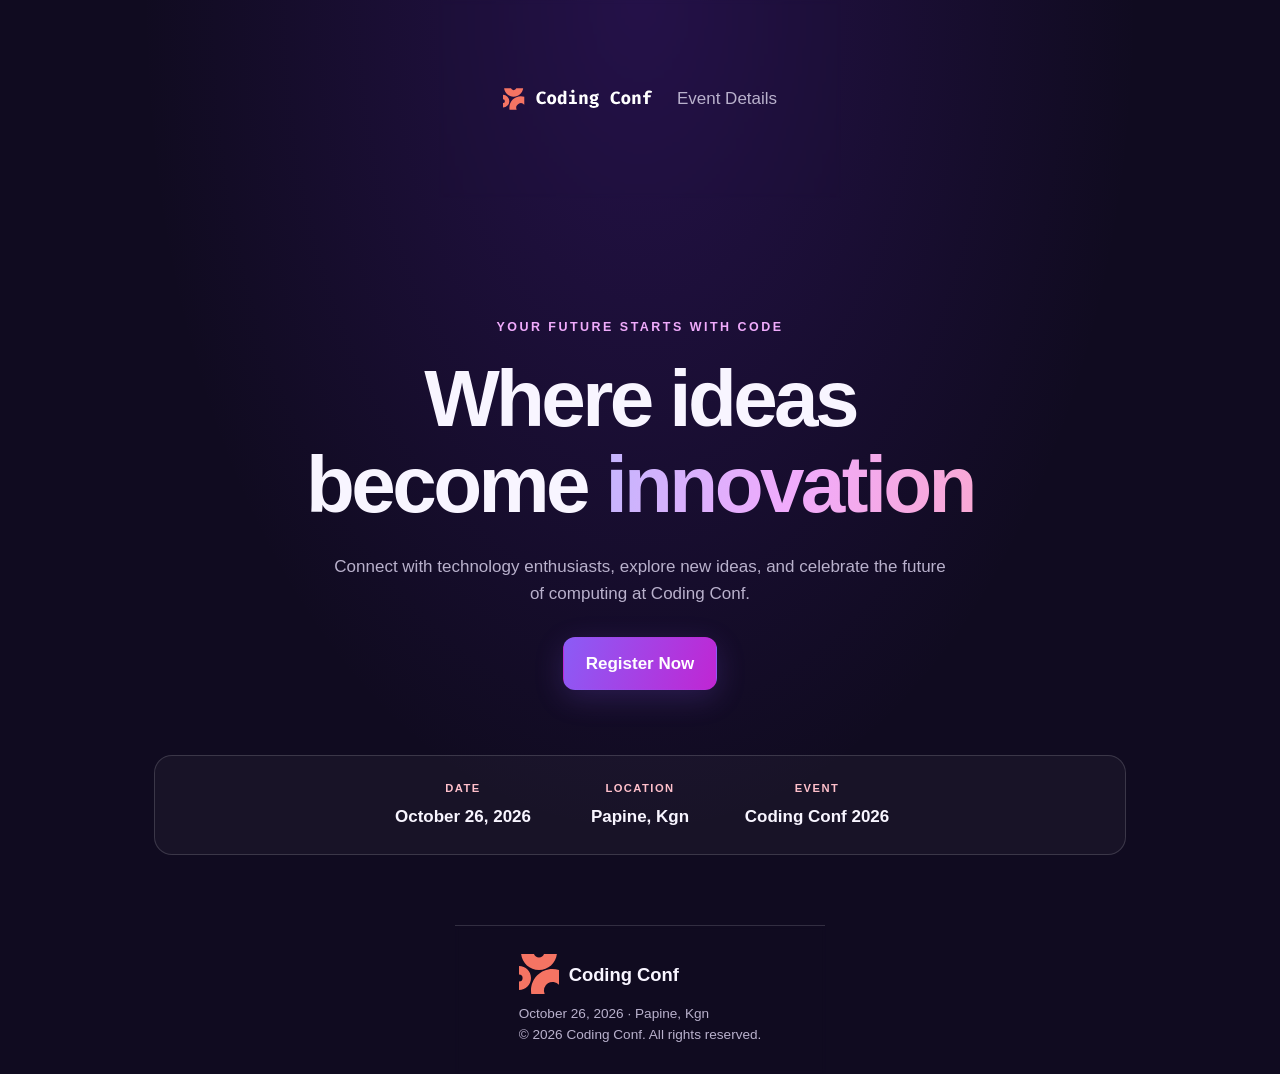
<file: index.html>
<!DOCTYPE html>
<html lang="en">
<head>
    <meta charset="UTF-8">
    <meta name="viewport" content="width=device-width, initial-scale=1.0">
    <meta name="description"
          content="Join Coding Conf, a conference celebrating technology and coding.">

    <!-- Page title and external stylesheet -->
    <title>Coding Conf | Home</title>
    <link rel="stylesheet" href="style.css">
</head>

<body>

<!-- HEADER / NAVIGATION -->
<header class="site-header">

    <!-- Website logo linking back to the home page -->
    <a class="brand" href="index.html" aria-label="Coding Conf home">
        <img class="brand-icon" src="logo-full.svg" alt="Coding Conf Logo">
    </a>

    <!-- Main navigation links -->
    <nav aria-label="Main navigation">
        <a href="#event-details">Event Details</a>
    </nav>

</header>


<!-- MAIN CONTENT  -->
<main>

    <!-- Hero section introducing the Coding Conf event -->
    <section class="hero">

        <!-- Short introductory tagline -->
        <p class="eyebrow">YOUR FUTURE STARTS WITH CODE</p>

        <!-- Main page heading with highlighted gradient text -->
        <h1>
            Where ideas<br>
            become <span class="gradient-text"> innovation </span>
        </h1>

        <!-- Brief description explaining the purpose of the conference -->
        <p class="hero-description">
            Connect with technology enthusiasts, explore new ideas,
            and celebrate the future of computing at Coding Conf.
        </p>

        <!-- Registration button directing visitors to the login page -->
        <a class="button button-primary" href="login.html">
            Register Now
        </a>

        <!-- Event information displayed in three separate detail blocks -->
        <div class="event-summary" id="event-details">

            <!-- Conference date -->
            <div class="hover">
                <span class="detail-label">DATE</span>
                <p>October 26, 2026</p>
            </div>

            <!-- Conference location -->
            <div class="hover">
                <span class="detail-label">LOCATION</span>
                <p>Papine, Kgn</p>
            </div>

            <!-- Conference name -->
            <div class="hover">
                <span class="detail-label">EVENT</span>
                <p>Coding Conf 2026</p>
            </div>

        </div>
    </section>

</main>


<!-- FOOTER  -->
<footer class="site-footer">

    <!-- Footer branding and home page link -->
    <a class="brand" href="index.html">
        <img src="logo-mark.svg" alt="Coding Conf Footer Logo">
        Coding Conf
    </a>

    <!-- Basic event information repeated in the footer -->
    <p>October 26, 2026 · Papine, Kgn</p>

    <!-- Copyright information -->
    <p class="copyright">© 2026 Coding Conf. All rights reserved.</p>

</footer>

</body>
</html>
</file>
<file: style.css>
/* These settings make sizing easier to manage across the page */
* {
    box-sizing: border-box;
}

/* Makes scrolling to different sections look smoother */
html {
    scroll-behavior: smooth;
}

/* Main page style and the dark purple background */
body {
    display: flex;
    flex-direction: column;
    margin: 0;
    min-height: 100vh;
    background: radial-gradient(ellipse at top, rgba(109, 40, 217, 0.22), transparent 55%), #100b20;
    color: #f8f5ff;
    font-family: Arial, Helvetica, sans-serif;
    font-size: clamp(15px, 1.5vw, 17px);
    line-height: 1.6;
}

/* Stops images from going outside their containers */
img {
    display: block;
    max-width: 100%;
}
#pattern-change{
        content: url("pattern-squiggly-line-bottom-desktop.svg");
    }

/* Keeps links the same color as the rest of their text */
a {
    color: inherit;
    text-decoration: none;
}

/* Makes buttons and input fields use the same font as the page */
button,
input {
    font: inherit;
}

/* Gives basic hover properties */
.hover{
    transition: 0.2s;
}
.hover:hover {
    transform: translateY(-2px);
}

/* Removes the highlight that sometimes appears when tapping on a phone */
button,
a,
input {
    -webkit-tap-highlight-color: transparent;
}

/* Holds the logo and navigation links at the top */
.site-header {
 backdrop-filter: blur(2px);
    max-width: 1100px;
    margin: 0 auto;
    padding: 24px clamp(20px, 5vw, 64px);
    display: flex;
    align-items: center;
    justify-content: space-between;
    gap: 24px;
}

/* Keeps the logo icon and website name next to each other */
.brand {
    display: inline-flex;
    align-items: center;
    gap: 10px;
    font-size: 1.15rem;
    font-weight: bold;
    white-space: nowrap;
}

/* The little square beside the website name */
.brand-icon {
    display: inline-grid;
    place-items: center;
    width: 150px;
    height: 150px;
    border-radius: 10px;
    color: blue;
    font-weight: bold;
}

.gradient-text{
    background: linear-gradient(100deg,#c4b5fd, #f0abfc, #f9a8d4);
    -webkit-background-clip: text;
    background-clip: text;
    color: transparent;
}
/* Lines up the navigation links */
nav {
    display: flex;
    align-items: center;
    gap: clamp(12px, 3vw, 30px);
}

/* Gives the navigation links a softer color */
nav a {
    color: #b9b1cc;
    transition: color 0.2s;
}

/* Makes links brighter when someone hovers over them or selects them */
nav a:hover,
nav a:focus-visible {
    color: #f8f5ff;
}

/* Makes the register link look more like a button */
nav .nav-register {
    padding: 9px 16px;
    border: 1px solid rgba(255, 255, 255, 0.15);
    border-radius: 10px;
    color: #f8f5ff;
}

/* Makes sure the main content takes up the full available width */
main {
    width: 100%;
}

/* Keeps the main sections from getting too wide */
.hero,
.closing-section,
.site-footer {
    max-width: 1100px;
    margin: 0 auto;
    padding-left: clamp(20px, 5vw, 64px);
    padding-right: clamp(20px, 5vw, 64px);
}

/* The main welcome section at the top of the page */
.hero {
    min-height: 590px;
    padding-top: clamp(65px, 10vw, 120px);
    padding-bottom: 70px;
    text-align: center;
}

/* The small uppercase text above the main headings */
.eyebrow {
    margin: 0 0 18px;
    color: #f0abfc;
    font-size: 0.78rem;
    font-weight: bold;
    letter-spacing: 0.2em;
}

/* Removes the extra space at the top of headings and paragraphs */
h1,
h2,
h3,
p {
    margin-top: 0;
}

/* Sets the size and spacing for the main headings */
.hero h1,
.form-intro h1,
.success-message h1 {
    font-size: clamp(2.5rem, 7vw, 5rem);
    line-height: 1.08;
    letter-spacing: -0.045em;
}

/* Adds space below the main homepage heading */
.hero h1 {
    margin-bottom: 24px;
}

/* Keeps the descriptions from stretching too far across the page */
.hero-description {
    max-width: 620px;
    margin: 0 auto 30px;
    color: #b9b1cc;
}

/* General button style used around the website */
.button {
    display: inline-flex;
    align-items: center;
    justify-content: center;
    gap: 12px;
    min-height: 48px;
    padding: 12px 22px;
    border: 1px solid transparent;
    border-radius: 12px;
    cursor: pointer;
    font-weight: bold;
    text-align: center;
    transition: 0.2s;
}

/* Moves the button up a little when hovered over */
.button:hover {
    transform: translateY(-2px);
}

/* The main button with the purple and pink gradient */
.button-primary {
    background: linear-gradient(110deg, #8b5cf6, #c026d3);
    color: white;
    box-shadow: 0 8px 30px rgba(139, 92, 246, 0.2);
}

/* Gives the main button a stronger glow on hover */
.button-primary:hover {
    box-shadow: 0 10px 35px rgba(192, 38, 211, 0.3);
}

/* Holds the date, location and other event information */
.event-summary {
    display: flex;
    justify-content: center;
    flex-wrap: wrap;
    gap: 32px;
    margin-top: 65px;
    padding: 24px;
    border: 1px solid rgba(255, 255, 255, 0.15);
    border-radius: 18px;
    background: rgba(255, 255, 255, 0.035);
}

/* Stops each event detail from becoming too narrow */
.event-summary > div {
    min-width: 145px;
}

/* Small labels above the event details */
.detail-label {
    display: block;
    color: pink;
    font-size: 0.7rem;
    font-weight: bold;
    letter-spacing: 0.13em;
}

/* Makes the actual event details stand out */
.event-summary p {
    margin: 5px 0 0;
    font-weight: bold;
}

/* The section that explains what the event is about */
.about-section {
    padding-top: 60px;
    padding-bottom: 80px;
    text-align: center;
}

/* Sets the size of the headings in the about and closing sections */
.about-section h2,
.closing-section h2 {
    font-size: clamp(2rem, 5vw, 3.3rem);
    line-height: 1.15;
}

/* Leaves some room between the section description and the cards */
.section-description {
    margin-bottom: 42px;
}

.bottom-left-image {
    position: fixed;
    bottom: 0;
    left: 0;

    width: 350px;
    height: auto;

    z-index: -100;
}

.top-right-image {
    position: fixed;
    top: 0;
    right: 0;

    width: 350px;
    height: auto;

    z-index: -100;
}

.circle-image {
    position: fixed;

    bottom: 35%;
    right: 10%;

    width: 170px;
    height: 170px;

}


/* Keeps the registration page from getting too wide */
.form-page {
    max-width: 720px;
    margin: 0 auto;
    padding: 55px clamp(20px, 5vw, 64px) 85px;
}

/* Centers the introduction above the registration form */
.form-intro {
    margin-bottom: 35px;
    text-align: center;
}

/* Adds some room below the registration page heading */
.form-intro h1 {
    margin-bottom: 20px;
}

/* Softens the text explaining how to register */
.form-intro > p:not(.eyebrow) {
    color: #b9b1cc;
}

/* Makes the event details slightly smaller on the form page */
.form-event-details {
    font-size: 0.9rem;
}

/* The main box containing all the registration fields */
.registration-form {
    padding: clamp(22px, 5vw, 38px);
    border: 1px solid rgba(255, 255, 255, 0.15);
    border-radius: 22px;
    background: rgba(28, 21, 49, 0.82);
    box-shadow: 0 25px 80px rgba(0, 0, 0, 0.18);
}

/* Adds space between each form field */
.form-group {
    margin-bottom: 24px;
}

/* Makes the field labels easier to notice */
.form-group label {
    display: block;
    margin-bottom: 9px;
    font-size: 0.94rem;
    font-weight: bold;
}

/* Styles the boxes where visitors enter their information */
.form-group input, #photo {
    display: block;
    width: 100%;
    min-height: 49px;
    padding: 12px 14px;
    border: 1px solid rgba(255, 255, 255, 0.15);
    border-radius: 10px;
    outline: none;
    background: #120d22;
    color: #f8f5ff;
    transition: 0.2s;
}

/* Makes placeholder text visible without being too bright */
.form-group input::placeholder {
    color: #8f86a4;
}

/* Highlights the input box when someone clicks into it */
.form-group input:focus {
    border-color: #a78bfa;
    box-shadow: 0 0 0 3px rgba(167, 139, 250, 0.15);
}

/* Turns the input border red when the field has an error */
.form-group input[aria-invalid="true"] {
    border-color: #fca5a5;
}

.upload-box {
  border-radius: 16px;
  padding: 35px 20px;
  text-align: center;
  transition: 0.3s ease;
}

/* Extra information shown underneath a form field */
.field-hint {
    display: block;
    margin-top: 7px;
    color: #b9b1cc;
    font-size: 0.82rem;
}

/* Shows the error message below a field */
.error-message {
    display: block;
    margin-top: 5px;
    color: #fca5a5;
    font-size: 0.85rem;
}



/* General error message for problems with the whole form */
.form-notice {
    color: #fca5a5;
    font-size: 0.9rem;
}

/* Makes the submit button stretch across the form */
.submit-button {
    width: 100%;
    border: 0;
}

/* Link that takes visitors back to the previous page */
.back-link {
    display: block;
    margin-top: 22px;
    color: #b9b1cc;
    text-align: center;
}

/* Brightens the back link when someone hovers over it */
.back-link:hover {
    color: #f8f5ff;
}

/* Keeps the ticket page centered and easy to read */
.ticket-page {
    max-width: 900px;
    margin: 0 auto;
    padding: 55px clamp(20px, 5vw, 64px) 90px;
}

/* Centers the message shown after registration is successful */
.success-message {
    margin-bottom: 40px;
    text-align: center;
}

/* Sets a more suitable heading size for the success page */
.success-message h1 {
    font-size: clamp(2rem, 5vw, 3.6rem);
}

/* Makes the text under the success message less prominent */
.success-message > p {
    color: #b9b1cc;
}

#ticket-section{
    background-image: url("pattern-ticket.svg");
        background-repeat: no-repeat;
        background-position: center;
        background-size: 100% 100%;
}
/* The main ticket card with its glass-like background */
.ticket-card {
    position: relative;
    overflow: hidden;
    padding: clamp(22px, 5vw, 40px);


    backdrop-filter: blur(2px);
    -webkit-backdrop-filter: blur(18px);
}

/* Lines up the top, bottom and attendee information inside the ticket */
.ticket-top,
.ticket-bottom,
.attendee-details {
    display: flex;
    align-items: center;
    justify-content: space-between;
    gap: 20px;
}

/* The small ticket type label in the top corner */
.ticket-badge {
    padding: 7px 10px;
    border: 1px solid rgba(255, 255, 255, 0.15);
    border-radius: 8px;
    color: #f0abfc;
    font-size: 0.68rem;
    font-weight: bold;
    letter-spacing: 0.08em;
}

/* Gives the event name and location room inside the ticket */
.ticket-event {
    padding: 15px 0 65px;
}

/* Makes the event name stand out on the ticket */
.ticket-event h2 {
    margin-bottom: 8px;
    font-size: clamp(1.6rem, 4vw, 2.4rem);
}

/* Styles the date and location below the event name */
.ticket-event p {
    margin-bottom: 0;
    color: #b9b1cc;
}

/* Holds the attendee photo, name and ticket number */
.attendee-details {
    justify-content: flex-start;
    padding: 28px 0;
}
#avatar{
    display:none !important;
}


.avatar-preview{
    width:70px;
    height:70px;
    object-fit:cover;
    border-radius:12px;
    display:block;
    margin:auto;
}

.avatar-actions{
    display:flex;
    justify-content:center;
    gap:10px;
    margin-top:10px;
}

.avatar-actions button{
    background:#4b466a;
    color:white;
    border:none;
    border-radius:5px;
    padding:6px 12px;
    cursor:pointer;
}

.drag-over{
    border:2px dashed hsl(7, 88%, 67%);
    background:rgba(245,116,99,.1);
}

/* The attendee's profile picture on the ticket */
.ticket-avatar {
    flex-shrink: 0;
    width: 76px;
    height: 76px;
    border: 2px solid rgba(255, 255, 255, 0.6);
    border-radius: 50%;
    background: #29203f;
    object-fit: cover;
}

/* Allows the attendee information to use the remaining space */
.attendee-info {
    min-width: 0;
    flex: 1;
}

/* Stops long names from breaking the ticket layout */
.attendee-info h3 {
    overflow-wrap: anywhere;
    margin: 4px 0;
    font-size: clamp(1rem, 3vw, 1.4rem);
}

/* Gives the attendee email address a pink color */
.attendee-info a {
    color: #f0abfc;
    overflow-wrap: anywhere;
}

/* Keeps the ticket number aligned to the right */
.ticket-number {
    position: absolute;
    right: 20px;
    top: 42%;
    transform: translateY(-50%);
    align-items: right;
    flex-shrink: 0;
    transform: rotate(90deg);
    text-align: right;
}

/* Makes the ticket number easy to find */
.ticket-number p {
    margin: 5px 0 0;
    font-size: 1.25rem;
    font-weight: bold;
}



/* Lines up the buttons underneath the ticket */
.ticket-actions {
    display: flex;
    justify-content: center;
    flex-wrap: wrap;
    gap: 14px;
    margin-top: 30px;
}

/* The footer with the final links and copyright text */
.site-footer {
    margin-top: auto;
    justify-content: space-between;
    flex-wrap: wrap;
    gap: 16px;
    padding-top: 28px;
    padding-bottom: 28px;
    border-top: 1px solid rgba(255, 255, 255, 0.15);
    backdrop-filter: blur(2px);
}

/* Keeps footer text small and muted */
.site-footer p {
    margin: 0;
    color: #b9b1cc;
    font-size: 0.85rem;
}

/* Puts the copyright on its own line */
.copyright {
    width: 100%;
}

/* Stops headings from overflowing when the text is long */
h1,
h2,
h3 {
    overflow-wrap: break-word;
}

/* Adds some space above focused links, buttons and inputs when scrolling */
button,
a,
input {
    scroll-margin-top: 20px;
}

/* Adds a clear outline when navigating with a keyboard */
a:focus-visible,
button:focus-visible,
input:focus-visible {
    outline: 3px solid #f0abfc;
    outline-offset: 4px;
}

/* Adjusts the layout for tablets and smaller screens */
@media (max-width: 700px) {
    /* Makes the image smaller and moves it slightly */
    .circle-image {
        position: fixed;

        bottom: 35%;
        right: 10%;

        width: 80px;
        height: 80px;

    }
    .top-right-image {
        position: fixed;
        top: 0;
        right: 0;

        width: 250px;
        height: auto;

        z-index: -100;
    }

    /* Moves the header items towards the top */
    .site-header {
        align-items: flex-start;
    }

    /* Allows navigation links to move onto another line */
    .site-header nav {
        flex-wrap: wrap;
        justify-content: flex-end;
    }

    /* Stacks the feature cards into a single column */
    .feature-grid {
        grid-template-columns: 1fr;
    }

    /* Lets the hero section take up only the space it needs */
    .hero {
        min-height: auto;
    }

    /* Brings the event details a little closer together */
    .event-summary {
        gap: 22px;
    }

    /* Makes the event detail items narrower on smaller screens */
    .event-summary > div {
        min-width: 120px;
    }

    /* Stacks the footer content neatly */
    .site-footer {
        align-items: flex-start;
        flex-direction: column;
    }

    /* Lets the copyright text fit its content */
    .copyright {
        width: auto;
    }
}
#ticket-header{
    margin: 0;
    max-width: 11000px;
    background: radial-gradient(ellipse at top, rgba(109, 40, 217, 0.22), transparent 55%), #100b20;
    color: #f8f5ff;
    font-family: Arial, Helvetica, sans-serif;
    font-size: clamp(15px, 1.5vw, 17px);
    line-height: 1.6;
}
#ticket-footer{
    background: radial-gradient(ellipse at top, rgba(109, 40, 217, 0.22), transparent 55%), #100b20;
    color: #f8f5ff
    font-family: Arial, Helvetica, sans-serif;
    font-size: clamp(15px, 1.5vw, 17px);
}

@media screen and (max-width: 620px) {
    #ticket-section{
        background-image: url("pattern-ticket.svg");
            background-repeat: no-repeat;
            background-position: center;
            background-size: 100% 100%;
    }
    #pattern-change{
        content: url("pattern-squiggly-line-bottom-mobile-tablet.svg");
    }

    .ticket-event {
        padding: 25px 0 5px;
    }
    .ticket-card {
       transform: scale(0.7);
               transform-origin: top left;
               width: 142.857%;
    }
}
/* Extra changes for smaller mobile phones */
@media (max-width: 480px) {

    #ticket-section{
            background-image: url("pattern-ticket.svg");
                background-repeat: no-repeat;
                background-position: center;
                background-size: 100% 100%;
        }

        .ticket-event {
            padding: 25px 0 5px;
        }

    /* Puts the logo above the navigation links */
    .site-header {
        flex-direction: column;
        gap: 18px;
    }

    /* Aligns the navigation links to the left */
    .site-header nav {
        justify-content: flex-start;
        gap: 16px;
    }

    /* Reduces the space above the hero heading */
    .hero {
        padding-top: 60px;
    }

    /* Stacks the event details vertically */
    .event-summary {
        flex-direction: column;
        align-items: flex-start;
        gap: 18px;
        text-align: left;
    }

    /* Makes each event detail take up the full width */
    .event-summary > div {
        width: 100%;
    }

    /* Stacks the ticket header items on small screens */
    .ticket-top {
        align-items: flex-start;
        flex-direction: column;
    }

    /* Allows attendee details to wrap when space is limited */
    .attendee-details {
        flex-wrap: wrap;
    }

    /* Moves the ticket number towards the right */
    .ticket-number {
        margin-left: auto;
    }

    /* Adds space between the bottom ticket details */
    .ticket-bottom {
        gap: 20px;
    }

    /* Makes the ticket buttons full width on phones */
    .ticket-actions .button {
        width: 100%;
    }
}
</file>
